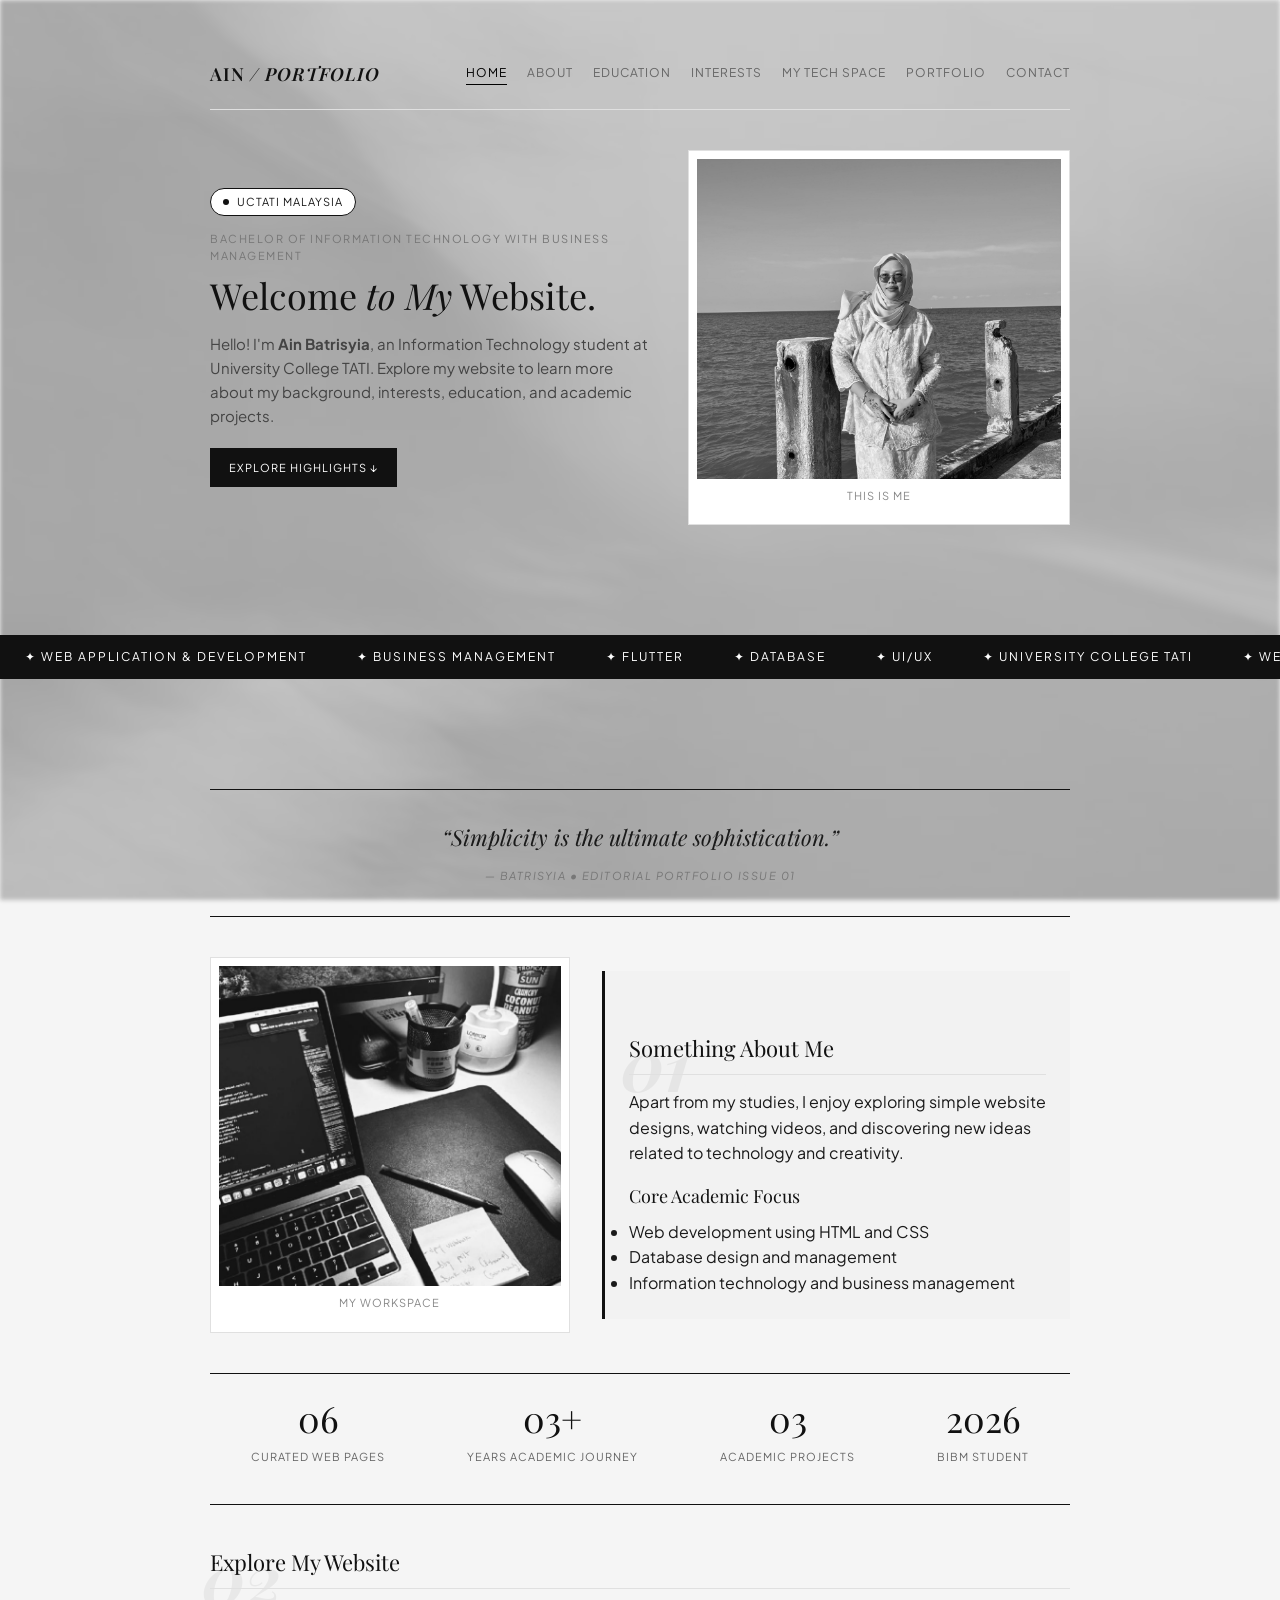
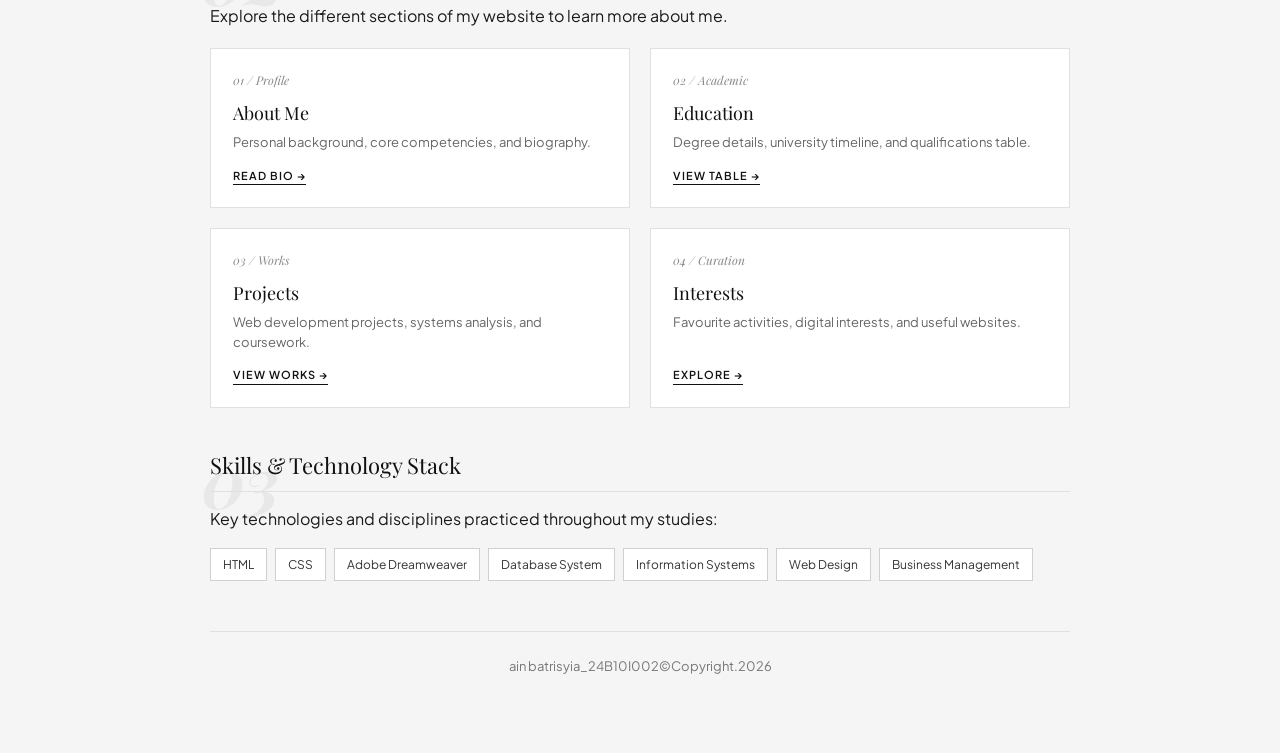
<file: index.html>
<!DOCTYPE html>
<html>
 <head>
  <title>Home Page of Bat</title>
  <link rel="stylesheet" href="css/style.css">
 </head>
 <body>
  <div class="container">
   
   <!-- Editorial Navigation -->
   <header class="site-header">
    <div class="logo">
     <a href="index.html">Ain <span class="serif-italic">/ Portfolio</span></a>
    </div>
    <nav class="nav-links">
     <a href="index.html" class="active">Home</a>
     <a href="about.html">About</a>
     <a href="education.html">Education</a>
     <a href="interests.html">Interests</a>
     <a href="techspace.html">My Tech Space</a>
     <a href="portfolio.html">Portfolio</a>
	 <a href="contact.html">Contact</a>
    </nav>
   </header>

   <!-- 1. Hero Section -->
   <section class="hero-section">
    <div class="hero-text">
     <div class="status-pill">
      <span class="status-dot"></span>
      <span>UCTATI Malaysia</span>
     </div>
     
     <p class="hero-tag">Bachelor of Information Technology with Business Management</p>
     
     <h1 class="hero-title">
      Welcome <span class="serif-italic">to My</span> Website.
     </h1>
     
     <p class="hero-desc">
    	Hello! I'm <strong>Ain Batrisyia</strong>, an Information Technology student
		at University College TATI. Explore my website to learn more about my
		background, interests, education, and academic projects.
	</p>
     
     
     <a href="#quick-overview" class="anchor-btn">Explore Highlights &darr;</a>
    </div>
    
    <!-- Image 1 -->
    <div class="image-frame">
     <img src="images/profile.jpg" alt="Portrait of Batrisyia">
     <p class="caption">This is me</p>
    </div>
   </section>

  </div><!-- End container for full-width ticker -->

  <!-- Full-width Moving Marquee Ticker -->
  <div class="marquee-container">
   <div class="marquee-content">
    <span>✦ Web Application &amp; Development</span>
    <span>✦ Business Management</span>
    <span>✦ Flutter</span>
	<span>✦ Database</span>   
    <span>✦ UI/UX</span>
    <span>✦ University College TATI</span>
    <!-- Repeated for seamless loop -->
    <span>✦ Web Application &amp; Development</span>
    <span>✦ Business Management</span>
    <span>✦ Flutter</span>
	<span>✦ Database</span>   
    <span>✦ UI/UX</span>
    <span>✦ University College TATI</span>
   </div>
  </div>

  <div class="container">

   <!-- Editorial Quote Banner -->
   <div class="editorial-quote">
    <p>&ldquo;Simplicity is the ultimate sophistication.&rdquo;</p>
    <cite>&mdash; Batrisyia &bull; Editorial Portfolio Issue 01</cite>
   </div>

   
   <section id="quick-overview" class="featured-grid">
    
    <!-- Image 2 -->
    <div class="image-frame">
     <img src="images/aesthetic.jpg" alt="Aesthetic Workspace & Creative Moodboard">
     <p class="caption">My Workspace</p>
    </div>
    
    <div class="highlight-box">
     <div class="section-header-wrap" style="margin-top:0;">
      <span class="bg-number">01</span>
      <h2 style="position: relative; z-index: 1;">Something About Me</h2>
     </div>
     
     <p style="margin-bottom: 16px;"> 
      Apart from my studies, I enjoy exploring simple website designs, watching videos,
		 and discovering new ideas related to technology and creativity.
     </p>
     
     <h3>Core Academic Focus</h3>
     <ul>
		<li>Web development using HTML and CSS</li>
		<li>Database design and management</li>
		<li>Information technology and business management</li>
	</ul>
    </div>
   </section>
<!-- 3.Editorial By-The-Numbers Strip -->
   <div class="stats-strip">
    <div>
     <p class="stat-num">06</p>
     <p class="stat-label">Curated Web Pages</p>
    </div>
    <div>
     <p class="stat-num">03+</p>
     <p class="stat-label">Years Academic Journey</p>
    </div>
    <div>
     <p class="stat-num">03</p>
	 <p class="stat-label">Academic Projects</p>
    </div>
    <div>
     <p class="stat-num">2026</p>
     <p class="stat-label">BIBM Student</p>
    </div>
   </div>

   <!-- 4.Interactive Portal Cards (Table of Contents) -->
   <div class="section-header-wrap">
    <span class="bg-number">02</span>
    <h2 style="position: relative; z-index: 1;">Explore My Website</h2>
   </div>
   <p>Explore the different sections of my website to learn more about me.</p>

   <div class="portal-grid">
    
    <!-- Portal 1 -->
    <a href="about.html" class="portal-card">
     <div>
      <p class="portal-num">01 / Profile</p>
      <h3 class="portal-title">About Me</h3>
      <p class="portal-desc">Personal background, core competencies, and biography.</p>
     </div>
     <span class="portal-arrow">Read Bio &rarr;</span>
    </a>

    <!-- Portal 2 -->
    <a href="education.html" class="portal-card">
     <div>
      <p class="portal-num">02 / Academic</p>
      <h3 class="portal-title">Education</h3>
      <p class="portal-desc">Degree details, university timeline, and qualifications table.</p>
     </div>
     <span class="portal-arrow">View Table &rarr;</span>
    </a>

    <!-- Portal 3 -->
    <a href="portfolio.html" class="portal-card">
     <div>
      <p class="portal-num">03 / Works</p>
      <h3 class="portal-title">Projects</h3>
      <p class="portal-desc">Web development projects, systems analysis, and coursework.</p>
     </div>
     <span class="portal-arrow">View Works &rarr;</span>
    </a>

    <!-- Portal 4 -->
    <a href="interests.html" class="portal-card">
     <div>
      <p class="portal-num">04 / Curation</p>
      <h3 class="portal-title">Interests</h3>
      <p class="portal-desc">Favourite activities, digital interests, and useful websites.</p>
     </div>
     <span class="portal-arrow">Explore &rarr;</span>
    </a>

   </div>

   <!-- 5.Skills & Topics Tag Cloud -->
   <div class="section-header-wrap">
    <span class="bg-number">03</span>
    <h2 style="position: relative; z-index: 1;">Skills &amp; Technology Stack</h2>
   </div>
   <p>Key technologies and disciplines practiced throughout my studies:</p>
   
   <div class="tags-wrapper">
    <span class="tag-item">HTML</span>
    <span class="tag-item">CSS</span>
    <span class="tag-item">Adobe Dreamweaver</span>
    <span class="tag-item">Database System</span>
    <span class="tag-item">Information Systems</span>
    <span class="tag-item">Web Design</span>
    <span class="tag-item">Business Management</span>
   </div>

   <!-- Footer -->
   <footer class="site-footer">
    <p>ain batrisyia_24B10I002&copy;Copyright.2026</p>
   </footer>

  </div>
 </body>
</html>
</file>
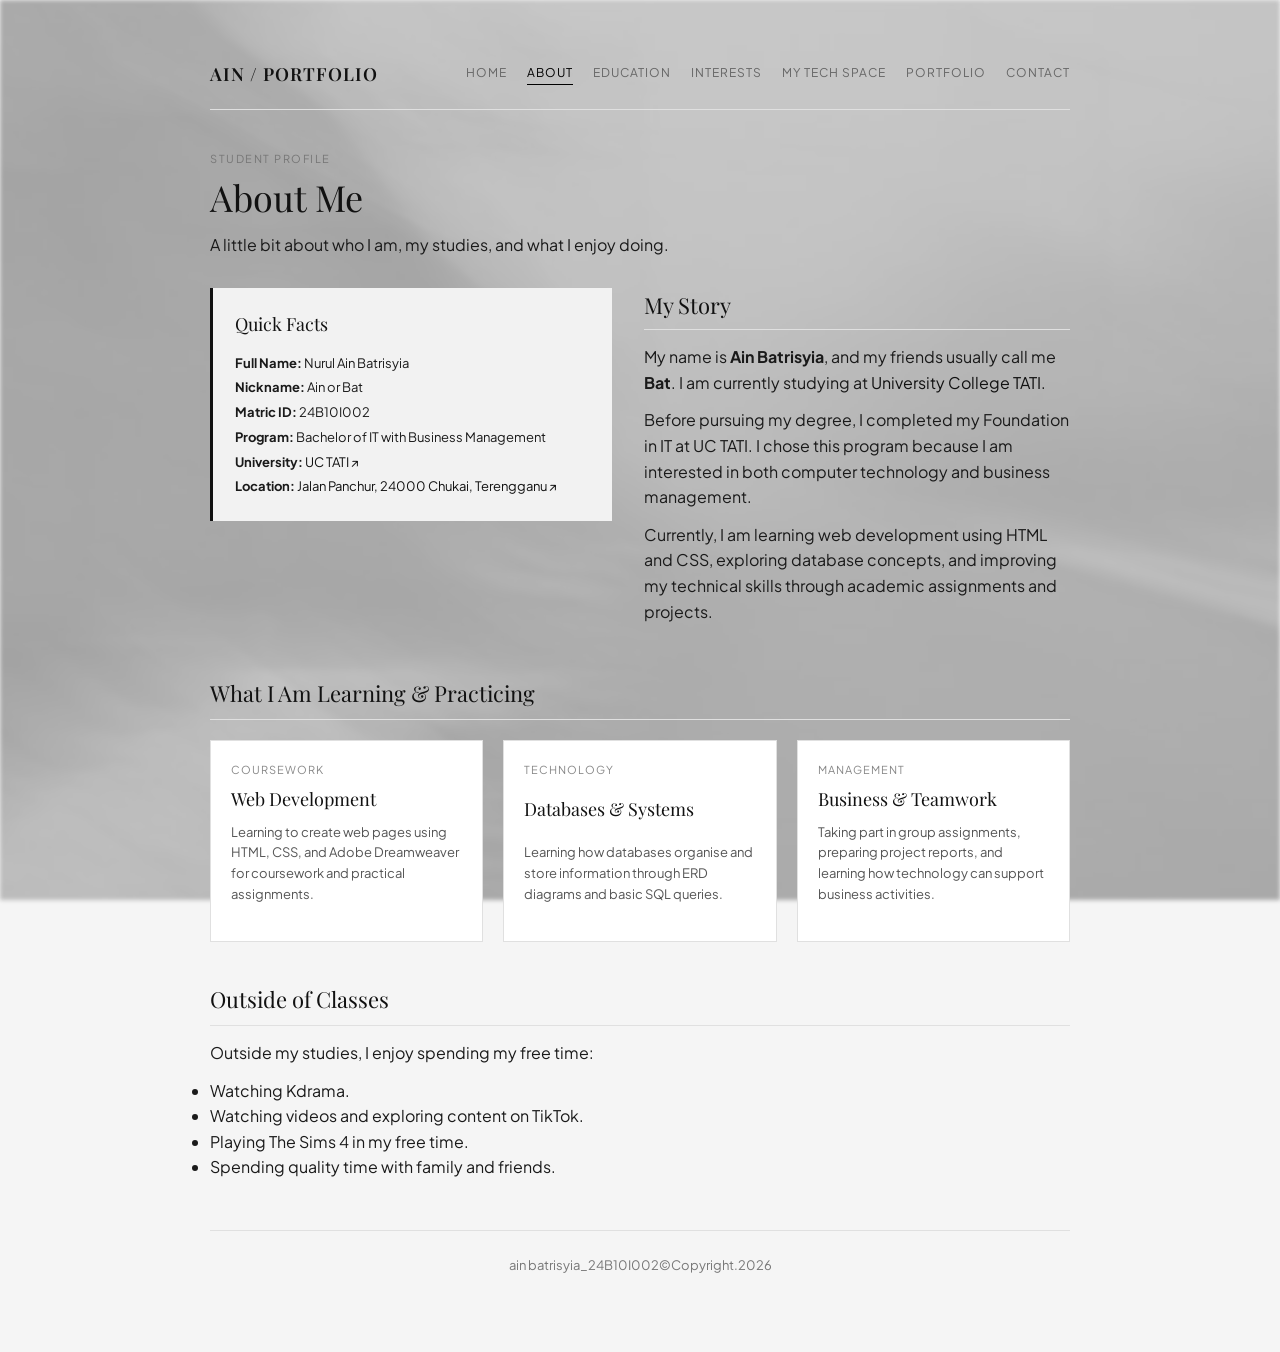
<file: about.html>
<!DOCTYPE html>
<html>
	<head>
		<title>About Me — Batrisyia</title>
		<link rel="stylesheet" href="css/style.css">
	</head>
	<body>
		<div class="container">
			
			<!-- Editorial Navigation -->
			<header class="site-header">
				<div class="logo">
					<a href="index.html">Ain / Portfolio</a>
				</div>
				<nav class="nav-links">
					<a href="index.html">Home</a>
					<a href="about.html" class="active">About</a>
					<a href="education.html">Education</a>
					<a href="interests.html">Interests</a>
					<a href="techspace.html">My Tech Space</a>
					<a href="portfolio.html">Portfolio</a>
					<a href="contact.html">Contact</a>
				</nav>
			</header>

			<!-- Page Header -->
			<p class="hero-tag">Student Profile</p>
			<h1>About Me</h1>
			<p>A little bit about who I am, my studies, and what I enjoy doing.</p>

			<!-- Two Columns -->
			<div style="display: flex; gap: 32px; align-items: flex-start; margin-top: 30px;">
				
				<!-- Column 1: Fast Facts Box -->
				<div class="highlight-box" style="flex: 1; padding: 22px;">
					<h3 style="margin-top: 0; margin-bottom: 12px;">Quick Facts</h3>
					<ul style="list-style: none; padding: 0; font-size: 13px; line-height: 1.9;">
						<li><strong>Full Name:</strong> Nurul Ain Batrisyia</li>
						<li><strong>Nickname:</strong> Ain or Bat </li>
						<li><strong>Matric ID:</strong> 24B10I002</li>
						<li><strong>Program:</strong> Bachelor of IT with Business Management</li>
						<li><strong>University:</strong>
							<a href="https://www.uctati.edu.my" target="_blank" rel="noopener noreferrer">
								UC TATI &nearr;
							</a>
						</li>
						
							<li><strong>Location:</strong>
							<a class="location-link"
							   href="https://www.google.com/maps/place/Universiti+College+TATI+(UCTATI)/@4.29789,103.4743603,17z/data=!3m1!4b1!4m6!3m5!1s0x31c87e6a776b1a21:0x30e7676483732b6b!8m2!3d4.29789!4d103.4769406!16s%2Fm%2F03cc7qv?entry=ttu&g_ep=EgoyMDI2MTAyMC4wIKXMDSoASAFQAw%3D%3D"
							   target="_blank"
							   rel="noopener noreferrer">
								Jalan Panchur, 24000 Chukai, Terengganu &nearr;
							</a>
							</li>
					</ul>

				</div>

				<!-- Column 2 -->
				<div style="flex: 1.2;">
					<h2 style="margin-top: 0; padding-bottom: 6px;">My Story</h2>
					
					<p>
						My name is <strong>Ain Batrisyia</strong>, and my friends usually call me <strong>Bat</strong>. I am currently studying at 
						<a href="https://www.uctati.edu.my" target="_blank" rel="noopener noreferrer">University College TATI</a>.
					</p>
					
					<p style="margin-top: 10px;">
    				Before pursuing my degree, I completed my Foundation in IT at UC TATI. I chose this program because I am interested in both computer technology and business management.
					</p>
					
					<p style="margin-top: 10px;">
    				Currently, I am learning web development using HTML and CSS, exploring database concepts, and improving my technical skills through academic assignments and projects.
				</p>
					
				</div>

			</div>

			<!-- What I Do in Class -->
			<h2 style="margin-top: 40px;">What I Am Learning &amp; Practicing</h2>
			<div style="display: grid; grid-template-columns: repeat(auto-fit, minmax(220px, 1fr)); gap: 20px; margin-top: 20px;">
				
				<div class="pinterest-card">
					<p class="card-tag">Coursework</p>
					<h3 class="card-title">Web Development</h3>
					<p class="card-text">
						Learning to create web pages using HTML, CSS, and Adobe Dreamweaver for coursework and practical assignments.
					</p>
				</div>

				<div class="pinterest-card">
					<p class="card-tag">Technology</p>
					<h3 class="card-title">Databases &amp; Systems</h3>
					<p class="card-text">
						Learning how databases organise and store information through ERD diagrams and basic SQL queries.
					</p>
				</div>

				<div class="pinterest-card">
					<p class="card-tag">Management</p>
					<h3 class="card-title">Business &amp; Teamwork</h3>
					<p class="card-text">
						Taking part in group assignments, preparing project reports, and learning how technology can support business activities.
					</p>
				</div>

			</div>

			<!-- Something interesting about myself -->
			<h2 style="margin-top: 40px;">Outside of Classes</h2>

			<p>Outside my studies, I enjoy spending my free time:</p>
			
			<ul>
				<li>Watching Kdrama.</li>
				<li>Watching videos and exploring content on TikTok.</li>
				<li>Playing The Sims 4 in my free time.</li>
				<li>Spending quality time with family and friends.</li>
			</ul>

			<!-- Footer -->
		   <footer class="site-footer">
			<p>ain batrisyia_24B10I002&copy;Copyright.2026</p>
		   </footer>

		</div>
	</body>
</html>
</file>
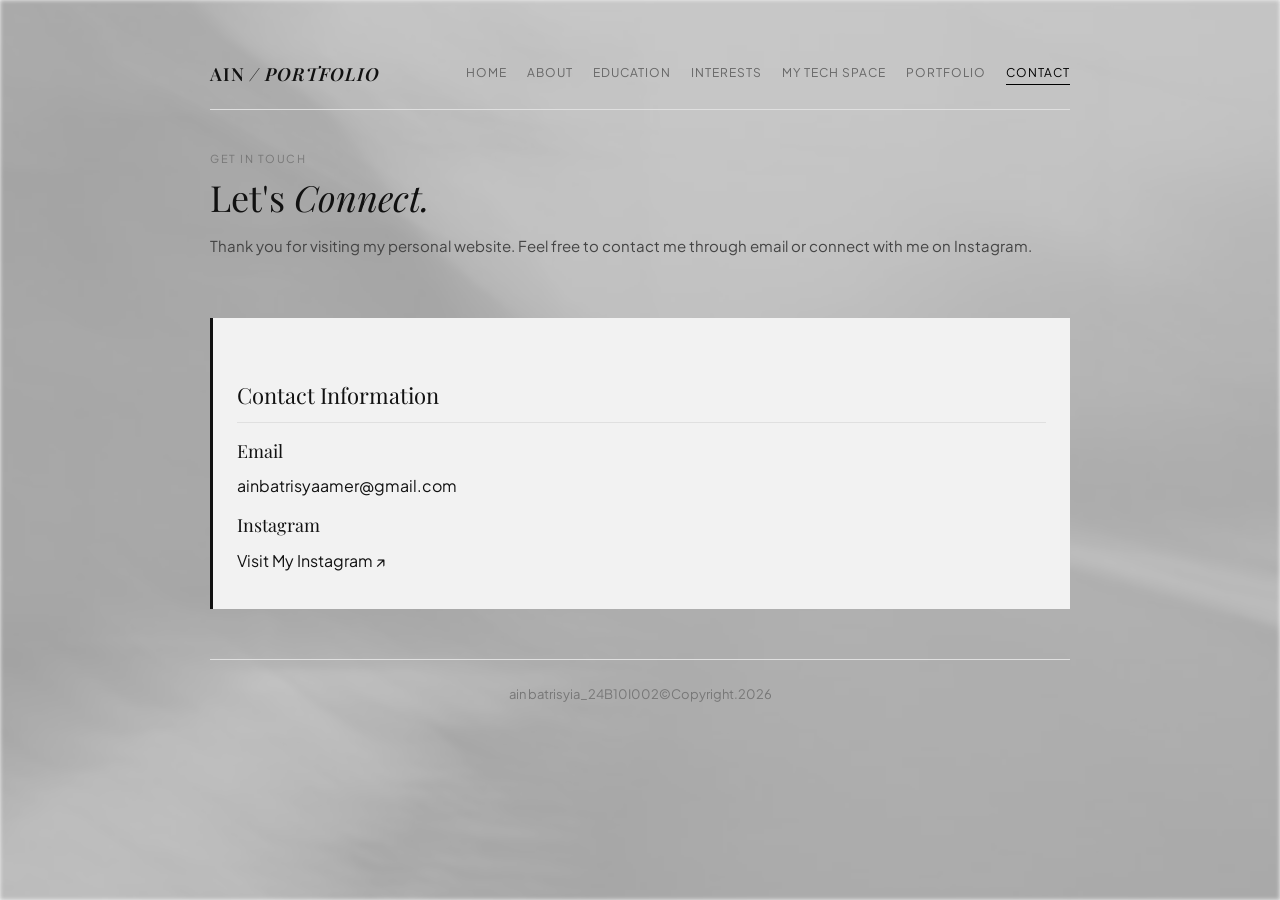
<file: contact.html>
<!DOCTYPE html>
<html>
<head>
    <title>Contact — Batrisyia</title>
    <link rel="stylesheet" href="css/style.css">
</head>

<body>
<div class="container">

    <!-- Navigation -->
    <header class="site-header">
        <div class="logo">
            <a href="index.html">Ain <span class="serif-italic">/ Portfolio</span></a>
        </div>

        <nav class="nav-links">
            <a href="index.html">Home</a>
            <a href="about.html">About</a>
            <a href="education.html">Education</a>
            <a href="interests.html">Interests</a>
            <a href="techspace.html">My Tech Space</a>
            <a href="portfolio.html">Portfolio</a>
            <a href="contact.html" class="active">Contact</a>
        </nav>
    </header>

    <!-- Contact Section -->
    <section class="hero-section">
        <div class="hero-text">

            <p class="hero-tag">Get in Touch</p>

            <h1 class="hero-title">
                Let's <span class="serif-italic">Connect.</span>
            </h1>

            <p class="hero-desc">
                Thank you for visiting my personal website.
                Feel free to contact me through email or connect
                with me on Instagram.
            </p>

        </div>
    </section>

    <!-- Contact Information -->
    <section class="highlight-box">

        <h2>Contact Information</h2>

        <h3>Email</h3>
        <p>
            <a href="mailto:ainbatrisyaamer@gmail.com">
                ainbatrisyaamer@gmail.com
            </a>
        </p>

        <h3>Instagram</h3>
        <p>
            <a href="https://www.instagram.com/btrrsyaaaa/"
               target="_blank"
               rel="noopener noreferrer">
                Visit My Instagram &nearr;
            </a>
        </p>

    </section>

    <!-- Footer -->
    <footer class="site-footer">
        <p>ain batrisyia_24B10I002&copy;Copyright.2026</p>
    </footer>

</div>
</body>
</html>
</file>
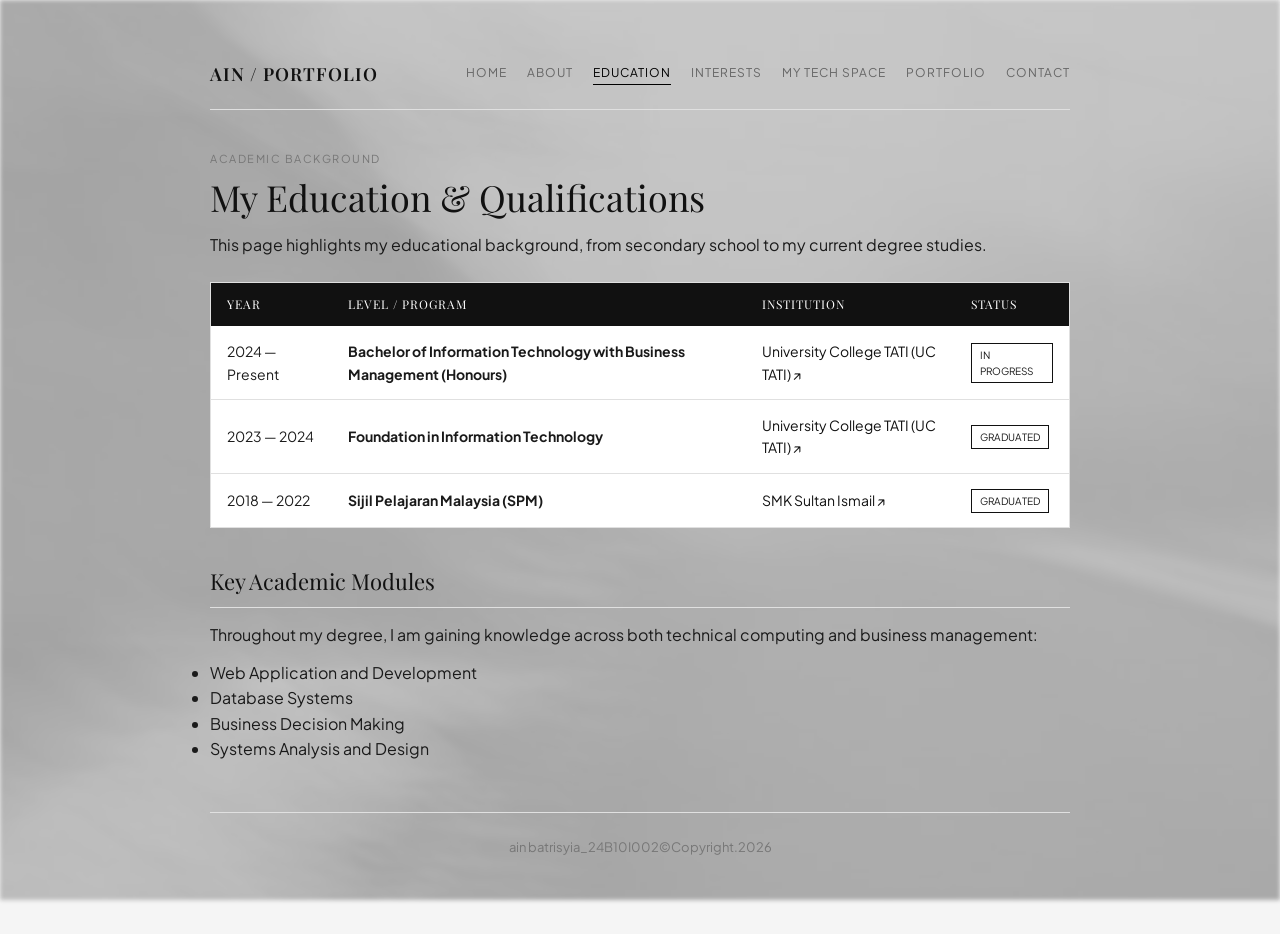
<file: education.html>
<!DOCTYPE html>
<html>
	<head>
		<title>Education — Batrisyia</title>
		<link rel="stylesheet" href="css/style.css">
	</head>
	<body>
		<div class="container">
			
			<!-- Editorial Navigation -->
			<header class="site-header">
				<div class="logo">
					<a href="index.html">Ain / Portfolio</a>
				</div>
				<nav class="nav-links">
					<a href="index.html">Home</a>
					<a href="about.html">About</a>
					<a href="education.html" class="active">Education</a>
					<a href="interests.html">Interests</a>
					<a href="techspace.html">My Tech Space</a>
					<a href="portfolio.html">Portfolio</a>
					<a href="contact.html">Contact</a>
				</nav>
			</header>

			<!-- Page Heading -->
			<p class="hero-tag">Academic Background</p>
			<h1>My Education &amp; Qualifications</h1>
			<p><p>This page highlights my educational background, from secondary school to my current degree studies.</p></p>

			<!-- Mandatory Table -->
			<div class="table-wrapper">
				<table class="editorial-table">
					<thead>
						<tr>
							<th>Year</th>
							<th>Level / Program</th>
							<th>Institution</th>
							<th>Status</th>
						</tr>
					</thead>
					<tbody>
						<tr>
							<td>2024 &mdash; Present</td>
							<td><strong>Bachelor of Information Technology with Business Management (Honours)</strong></td>
							<!-- External Link to University -->
							<td>
								<a href="https://www.uctati.edu.my" target="_blank" rel="noopener noreferrer">
									University College TATI (UC TATI) &nearr;
								</a>
							</td>
							<td><span class="badge">In Progress</span></td>
						</tr>
						<tr>
							<td>2023 &mdash; 2024</td>
							<td><strong>Foundation in Information Technology</strong></td>
							<td>
								<a href="https://www.uctati.edu.my" target="_blank" rel="noopener noreferrer">
									University College TATI (UC TATI) &nearr;
								</a>
							</td>
							<td><span class="badge">Graduated</span></td>
						</tr>
						<tr>
							<td>2018 &mdash; 2022</td>
							<td><strong>Sijil Pelajaran Malaysia (SPM)</strong></td>
							<td>
								<a href="https://ms.wikipedia.org/wiki/Sekolah_Menengah_Kebangsaan_Sultan_Ismail,_Terengganu" target="_blank" rel="noopener noreferrer">
									SMK Sultan Ismail &nearr;
								</a>
							</td>
							<td><span class="badge">Graduated</span></td>
							</tr>

					</tbody>
				</table>
			</div>

			<!-- Additional Academic Details -->
			<h2>Key Academic Modules</h2>
			<p>Throughout my degree, I am gaining knowledge across both technical computing and business management:</p>
			<ul>
				
				<li>Web Application and Development</li>
				<li>Database Systems </li>
				<li>Business Decision Making </li>
				<li>Systems Analysis and Design</li>
			</ul>

			<!-- Footer -->
		   <footer class="site-footer">
			<p>ain batrisyia_24B10I002&copy;Copyright.2026</p>
		   </footer>

		</div>
	</body>
</html>
</file>
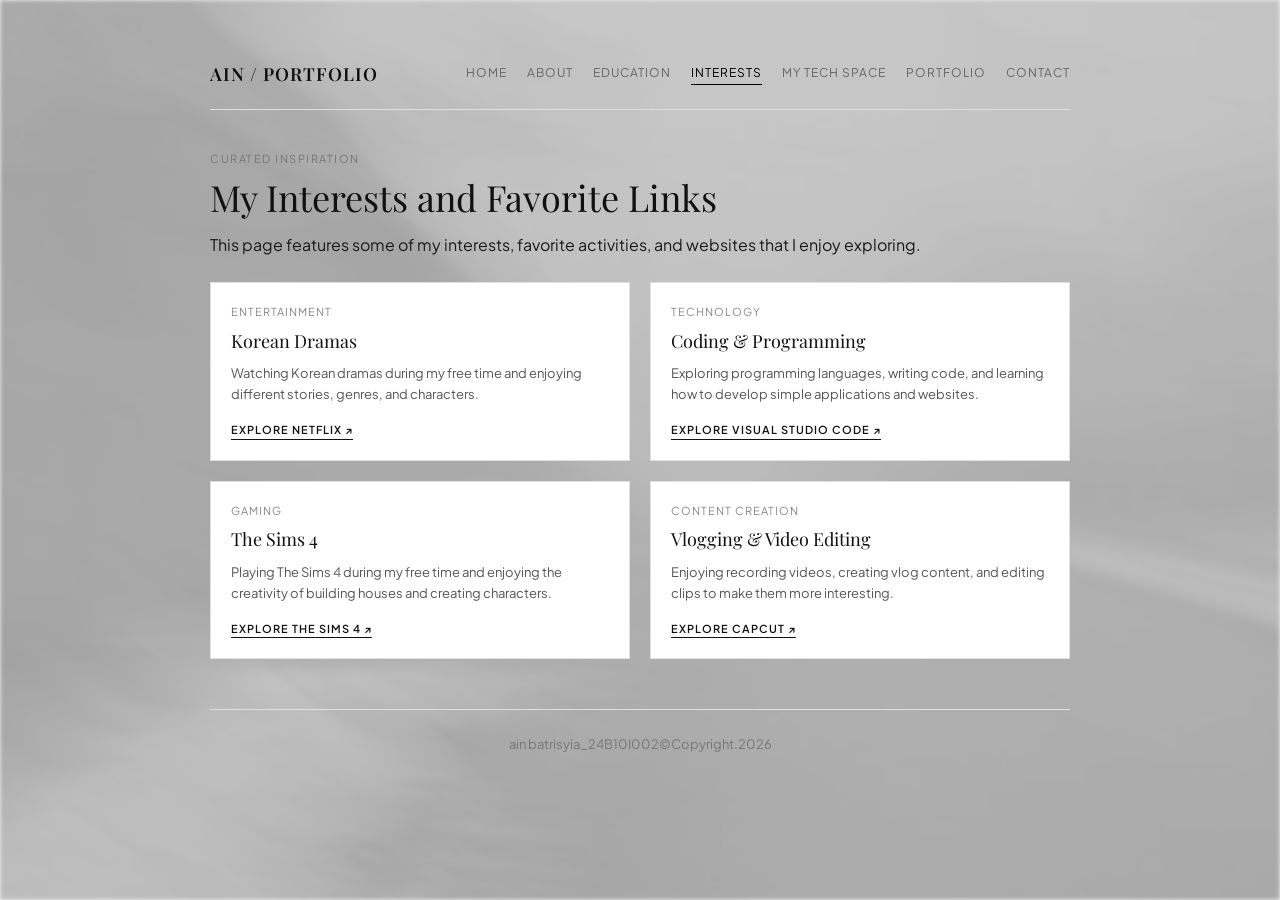
<file: interests.html>
<!DOCTYPE html>
<html>
	<head>
		<title>Interests &amp; Favorite Links — Batrisyia</title>
		<link rel="stylesheet" href="css/style.css">
	</head>
	<body>
		<div class="container">
			
			<!-- Editorial Navigation -->
			<header class="site-header">
				<div class="logo">
					<a href="index.html">Ain / Portfolio</a>
				</div>
				<nav class="nav-links">
					<a href="index.html">Home</a>
					<a href="about.html">About</a>
					<a href="education.html">Education</a>
					<a href="interests.html" class="active">Interests</a>
					<a href="techspace.html">My Tech Space</a>
					<a href="portfolio.html">Portfolio</a>
					<a href="contact.html">Contact</a>
				</nav>
			</header>

			<!-- Page Header -->
			<p class="hero-tag">Curated Inspiration</p>
			<h1>My Interests and Favorite Links</h1>
			<p>
				This page features some of my interests, favorite activities, and websites that I enjoy exploring.
			</p>

			<!-- 4 Pinterest Cards -->
			<div class="pinterest-grid">
				
				<!-- Card 1 -->
				<div class="pinterest-card">
					<div>
						<p class="card-tag">Entertainment</p>
						<h3 class="card-title">Korean Dramas</h3>
						<p class="card-text">
							Watching Korean dramas during my free time and enjoying different stories, genres, and characters.
						</p>
					</div>
					<a href="https://www.netflix.com" target="_blank" rel="noopener noreferrer" class="card-link">
						Explore Netflix &nearr;
					</a>
				</div>

				<!-- Card 2 -->
				<div class="pinterest-card">
					<div>
						<p class="card-tag">Technology</p>
						<h3 class="card-title">Coding &amp; Programming</h3>
						<p class="card-text">
							Exploring programming languages, writing code, and learning how to develop simple applications and websites.
						</p>
					</div>
					<a href="https://code.visualstudio.com" target="_blank" rel="noopener noreferrer" class="card-link">
						Explore Visual Studio Code &nearr;
					</a>
				</div>

				<!-- Card 3 -->
				<div class="pinterest-card">
					<div>
						<p class="card-tag">Gaming</p>
						<h3 class="card-title">The Sims 4</h3>
						<p class="card-text">
							Playing The Sims 4 during my free time and enjoying the creativity of building houses and creating characters.
						</p>
					</div>
					<a href="https://www.ea.com/games/the-sims/the-sims-4" target="_blank" rel="noopener noreferrer" class="card-link">
						Explore The Sims 4 &nearr;
					</a>
				</div>

				<!-- Card 4 -->
				<div class="pinterest-card">
					<div>
						<p class="card-tag">Content Creation</p>
						<h3 class="card-title">Vlogging &amp; Video Editing</h3>
						<p class="card-text">
							Enjoying recording videos, creating vlog content, and editing clips to make them more interesting.
						</p>
					</div>
					<a href="https://www.capcut.com" target="_blank" rel="noopener noreferrer" class="card-link">
						Explore CapCut &nearr;
					</a>
				</div>

			</div>

			<!-- Footer -->
		   <footer class="site-footer">
			<p>ain batrisyia_24B10I002&copy;Copyright.2026</p>
		   </footer>

		</div>
	</body>
</html>
</file>
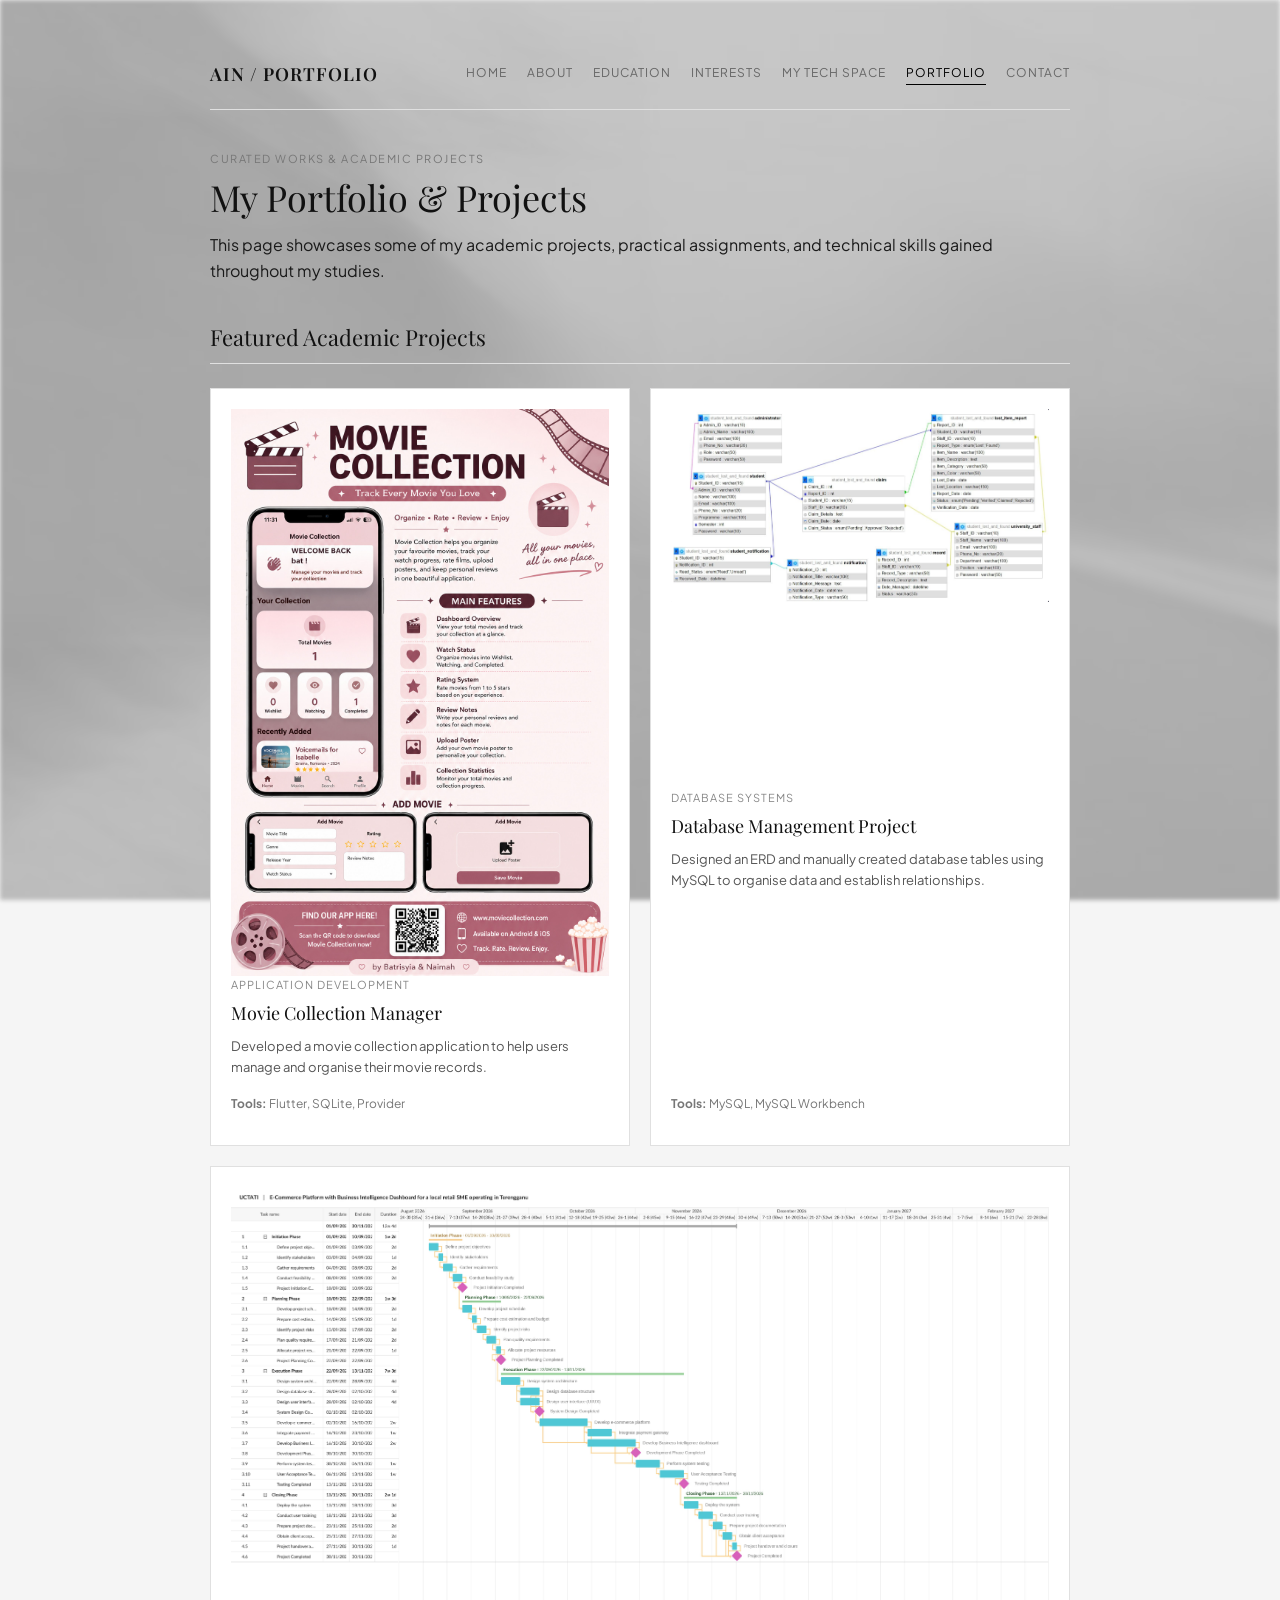
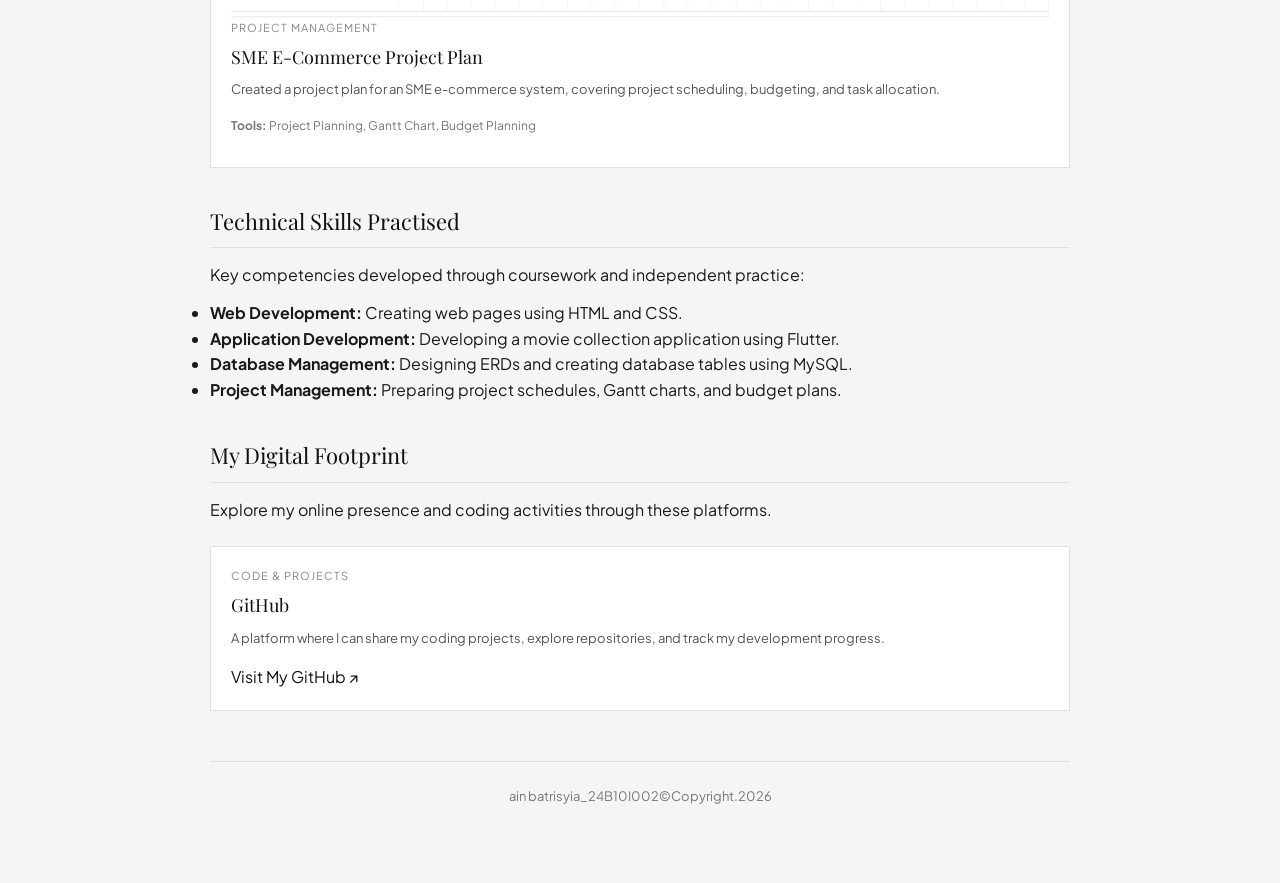
<file: portfolio.html>
<!DOCTYPE html>
<html>
	<head>
		<title>Portfolio &amp; Projects — Batrisyia</title>
		<link rel="stylesheet" href="css/style.css">
	</head>
	<body>
		<div class="container">
			
			<!-- Editorial Navigation -->
			<header class="site-header">
				<div class="logo">
					<a href="index.html">Ain / Portfolio</a>
				</div>
				<nav class="nav-links">
					<a href="index.html">Home</a>
					<a href="about.html">About</a>
					<a href="education.html">Education</a>
					<a href="interests.html">Interests</a>
					<a href="techspace.html">My Tech Space</a>
					<a href="portfolio.html" class="active">Portfolio</a>
					<a href="contact.html">Contact</a>
				</nav>
			</header>

			<!-- Page Header -->
			<p class="hero-tag">Curated Works &amp; Academic Projects</p>
			<h1>My Portfolio &amp; Projects</h1>
			<p>
				This page showcases some of my academic projects, practical assignments, and technical skills gained throughout my studies.
			</p>

			<!-- Project Showcase Grid -->
			<h2>Featured Academic Projects</h2>
			
			<div class="pinterest-grid">
				
				<!-- Project 1 -->
				<div class="pinterest-card">

					<img src="images/PosterMovieCollectionManager.jpg"
						 alt="Movie Collection Manager Poster"
						 class="project-image">

					<div>
						<p class="card-tag">Application Development</p>
						<h3 class="card-title">Movie Collection Manager</h3>
						<p class="card-text">
							Developed a movie collection application to help users manage and organise their movie records.
						</p>
					</div>

					<p style="font-size: 12px; color: #777;">
						<strong>Tools:</strong> Flutter, SQLite, Provider
					</p>

				</div>

				<!-- Project 2 -->
				<div class="pinterest-card">

					<img src="images/DatabaseERD.png"
						 alt="Database Entity Relationship Diagram"
						 class="project-image">

					<div>
						<p class="card-tag">Database Systems</p>
						<h3 class="card-title">Database Management Project</h3>
						<p class="card-text">
							Designed an ERD and manually created database tables using MySQL to organise data and establish relationships.
						</p>
					</div>

    <p style="font-size: 12px; color: #777;">
    <strong>Tools:</strong> MySQL, MySQL Workbench
	</p>

</div>

				<!-- Project 3 -->
				<div class="pinterest-card">

					<img src="images/ProjectManagementGantt.jpg"
						 alt="SME E-Commerce Project Gantt Chart"
						 class="project-image">

					<div>
						<p class="card-tag">Project Management</p>
						<h3 class="card-title">SME E-Commerce Project Plan</h3>

						<p class="card-text">
							Created a project plan for an SME e-commerce system, covering project scheduling, budgeting, and task allocation.
						</p>
					</div>

    <p style="font-size: 12px; color: #777;">
        <strong>Tools:</strong> Project Planning, Gantt Chart, Budget Planning
    </p>

</div>
			</div>

			<!-- Technical & Practiced Skills -->
			<h2>Technical Skills Practised</h2>
			<p>
				Key competencies developed through coursework and independent practice:
			</p>
			<ul>
				<li><strong>Web Development:</strong> Creating web pages using HTML and CSS.</li>

				<li><strong>Application Development:</strong> Developing a movie collection application using Flutter.</li>

				<li><strong>Database Management:</strong> Designing ERDs and creating database tables using MySQL.</li>

				<li><strong>Project Management:</strong> Preparing project schedules, Gantt charts, and budget plans.</li>
			</ul>
			
			<!-- Digital Footprint -->
			<h2>My Digital Footprint</h2>

			<p>
				Explore my online presence and coding activities through these platforms.
			</p>

			<div class="pinterest-grid">

				<div class="pinterest-card">
					<p class="card-tag">Code &amp; Projects</p>
					<h3 class="card-title">GitHub</h3>
					<p class="card-text">
						A platform where I can share my coding projects, explore repositories, and track my development progress.
					</p>
					<a href="https://github.com/ainbatrisyaamer-png"
					   target="_blank"
					   rel="noopener noreferrer">
						Visit My GitHub &nearr;
					</a>
				</div>

			</div>

			<!-- Footer -->
		   <footer class="site-footer">
			<p>ain batrisyia_24B10I002&copy;Copyright.2026</p>
		   </footer>

		</div>
	</body>
</html>
</file>
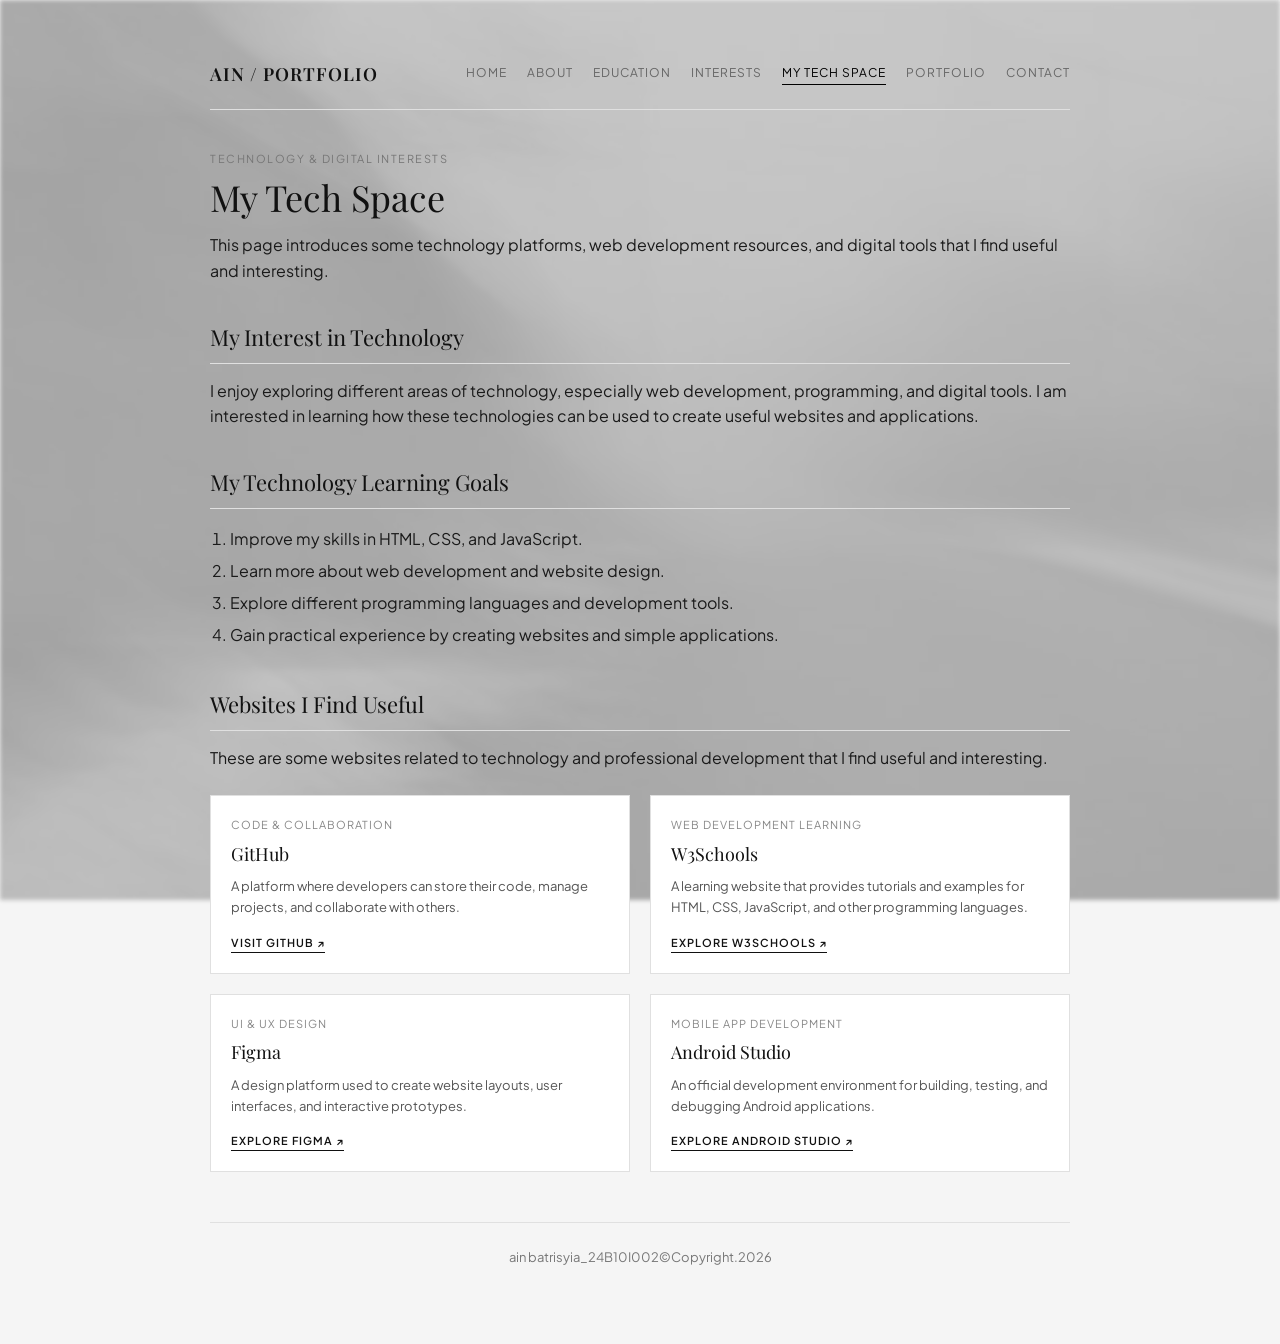
<file: techspace.html>
<!DOCTYPE html>
<html>
	<head>
		<title>My Tech Space — Batrisyia</title>
		<link rel="stylesheet" href="css/style.css">
	</head>
	<body>
		<div class="container">
			
			<!-- Editorial Navigation -->
			<header class="site-header">
				<div class="logo">
					<a href="index.html">Ain / Portfolio</a>
				</div>
				<nav class="nav-links">
					<a href="index.html">Home</a>
					<a href="about.html">About</a>
					<a href="education.html">Education</a>
					<a href="interests.html">Interests</a>
					<a href="career.html" class="active">My Tech Space</a>
					<a href="portfolio.html">Portfolio</a>
					<a href="contact.html">Contact</a>
				</nav>
			</header>

			<!-- Page Header -->
			<p class="hero-tag">Technology &amp; Digital Interests</p>
			<h1>My Tech Space</h1>
			<p>
    			This page introduces some technology platforms, web development resources, and digital tools that I find useful and interesting.
			</p>

			<!-- Interest in Technology -->
			<h2>My Interest in Technology</h2>
			<p>
   				 I enjoy exploring different areas of technology, especially web development, programming, and digital tools. I am interested in learning how these technologies can be used to create useful websites and applications.
			</p>

			<h2>My Technology Learning Goals</h2>
			
			<ol style="padding-left: 20px; line-height: 2;">
    			<li>Improve my skills in HTML, CSS, and JavaScript.</li>
    			<li>Learn more about web development and website design.</li>
				<li>Explore different programming languages and development tools.</li>
				<li>Gain practical experience by creating websites and simple applications.</li>
			</ol>

			<!-- Professional Interests: 4 External Tech Links -->
			<h2>Websites I Find Useful</h2>
			<p>
				These are some websites related to technology and professional development that I find useful and interesting.
			</p>

			<div class="pinterest-grid">
				
				<!-- Tech Link 1 -->
				<div class="pinterest-card">
					<div>
						<p class="card-tag">Code &amp; Collaboration</p>
						<h3 class="card-title">GitHub</h3>
						<p class="card-text">
							A platform where developers can store their code, manage projects, and collaborate with others.
						</p>
					</div>
					<a href="https://github.com" target="_blank" rel="noopener noreferrer" class="card-link">
						Visit GitHub &nearr;
					</a>
				</div>

				<!-- Tech Link 2 -->
				<div class="pinterest-card">
					<div>
						<p class="card-tag">Web Development Learning</p>
						<h3 class="card-title">W3Schools</h3>
						<p class="card-text">
							A learning website that provides tutorials and examples for HTML, CSS, JavaScript, and other programming languages.
						</p>
					</div>
					<a href="https://www.w3schools.com" target="_blank" rel="noopener noreferrer" class="card-link">
						Explore W3Schools &nearr;
					</a>
				</div>

				<!-- Tech Link 3 -->
				<div class="pinterest-card">
					<div>
						<p class="card-tag">UI &amp; UX Design</p>
						<h3 class="card-title">Figma</h3>
						<p class="card-text">
							A design platform used to create website layouts, user interfaces, and interactive prototypes.
						</p>
					</div>
					<a href="https://www.figma.com" target="_blank" rel="noopener noreferrer" class="card-link">
						Explore Figma &nearr;
					</a>
				</div>

				<!-- Tech Link 4 -->
				<div class="pinterest-card">
					<div>
						<p class="card-tag">Mobile App Development</p>
						<h3 class="card-title">Android Studio</h3>
						<p class="card-text">
							An official development environment for building, testing, and debugging Android applications.
						</p>
					</div>
					<a href="https://developer.android.com/studio" target="_blank" rel="noopener noreferrer" class="card-link">
						Explore Android Studio &nearr;
					</a>
				</div>

			</div>

			<!-- Footer -->
			   <footer class="site-footer">
				<p>ain batrisyia_24B10I002&copy;Copyright.2026</p>
			   </footer>

		</div>
	</body>
</html>
</file>
<file: css/style.css>
/* =========================================================
   PERSONAL PORTFOLIO STYLESHEET
   Student Name: Batrisyia
   Matric No: 24B10I002
   Course: Web Application & Development (BCS 3584)
   Theme: Editorial Monochrome & Pinterest Minimalist
   ========================================================= */

/* 1. Google Web Fonts: Playfair Display (Headings) & Plus Jakarta Sans (Body) */
@import url('https://fonts.googleapis.com/css2?family=Playfair+Display:ital,wght@0,400;0,600;1,400&family=Plus+Jakarta+Sans:wght@400;500;600&display=swap');

/* 2. Global Reset & Box Sizing (W3Schools Box Model) */
* {
  margin: 0;
  padding: 0;
  box-sizing: border-box;
}

html {
  background-color: #f5f5f5;
}

body {
  font-family: 'Plus Jakarta Sans', Arial, sans-serif;
  background-color: transparent; /* Must be transparent so the background image shows! */
  color: #1a1a1a;
  line-height: 1.6;
  overflow-x: hidden;
  position: relative;
}

/* Blurred Background Image (Matches Rubric Requirement 6) */
body::before {
  content: "";
  position: fixed;
  top: 0;
  left: 0;
  width: 100%;
  height: 100%;
  /* Relative path from css/ folder to images/ folder */
  background-image: url('../images/bg.jpg');
  background-size: cover;
  background-position: center;
  background-repeat: no-repeat;
  filter: blur(2px);
  opacity: 0.35; /* Clearly visible and moody */
  z-index: -1;
  pointer-events: none;
}

/* 3. Typography & Editorial Headings */
h1, h2, h3 {
  font-family: 'Playfair Display', Georgia, serif;
  font-weight: normal;
  color: #111111;
}

h1 {
  font-size: 36px;
  line-height: 1.25;
  margin-bottom: 12px;
}

h2 {
  font-size: 22px;
  margin-top: 36px;
  margin-bottom: 14px;
  border-bottom: 1px solid #e0e0e0;
  padding-bottom: 8px;
}

h3 {
  font-size: 18px;
  margin-bottom: 8px;
}

p {
  margin-bottom: 12px;
}

a {
  color: #111111;
  text-decoration: none;
}

a:hover {
  text-decoration: underline;
}

.serif-italic {
  font-family: 'Playfair Display', Georgia, serif;
  font-style: italic;
}

/* 4. Layout Container */
.container {
  max-width: 900px;
  margin: 0 auto;
  padding: 40px 20px;
}

/* 5. Header & Navigation (Flexbox: pushes logo left and menu right) */
.site-header {
  display: flex;
  justify-content: space-between;
  align-items: center;
  border-bottom: 1px solid #e0e0e0;
  padding: 20px 0;
  margin-bottom: 40px;
}

.logo a {
  font-family: 'Playfair Display', Georgia, serif;
  font-size: 18px;
  font-weight: 600;
  letter-spacing: 1px;
  text-transform: uppercase;
}

.nav-links {
  display: flex;
  gap: 20px;
}

.nav-links a {
  font-size: 12px;
  text-transform: uppercase;
  letter-spacing: 1px;
  color: #666666;
  border-bottom: 1px solid transparent;
  padding-bottom: 2px;
}

.nav-links a:hover,
.nav-links a.active {
  color: #000000;
  border-bottom-color: #000000;
}

/* 6. Hero Section (Flexbox two columns: text on left, image on right) */
.hero-section {
  display: flex;
  gap: 32px;
  align-items: center;
  margin-bottom: 40px;
}

.hero-text {
  flex: 1.1;
	text-align: left;
}

.hero-tag {
  font-size: 11px;
  text-transform: uppercase;
  letter-spacing: 1.5px;
  color: #777777;
  margin-bottom: 8px;
}

.hero-title {
  font-size: 36px;
  line-height: 1.25;
  margin-bottom: 14px;
}

.hero-desc {
  font-size: 15px;
  color: #444444;
  margin-bottom: 20px;
}

/* Status Pill with Dot */
.status-pill {
  display: flex;
  width: fit-content;	 
  align-items: center;	
  gap: 8px;
  border: 1px solid #111111;
  border-radius: 20px;
  padding: 4px 12px;
  font-size: 11px;
  text-transform: uppercase;
  letter-spacing: 1px;
  background-color: #ffffff;
  margin-bottom: 14px;
}

.status-dot {
  width: 6px;
  height: 6px;
  background-color: #111111;
  border-radius: 50%;
}

/* Anchor Bookmark Button (Rubric 4.v) */
.anchor-btn {
  display: inline-block;
  padding: 10px 18px;
  background-color: #111111;
  color: #ffffff;
  font-size: 11px;
  text-transform: uppercase;
  letter-spacing: 1px;
  border: 1px solid #111111;
  transition: all 0.2s ease;
}

.anchor-btn:hover {
  background-color: #ffffff;
  color: #111111;
}

/* 7. Framed Image (Pinterest Monochrome Effect) */
.image-frame {
  flex: 0.9;
  border: 1px solid #e0e0e0;
  background-color: #ffffff;
  padding: 8px;
  text-align: center;
}

.image-frame img {
  width: 100%;
  height: 320px;
  object-fit: cover;
  display: block;
  filter: grayscale(100%);
  transition: filter 0.3s ease;
}

.image-frame:hover img {
  filter: grayscale(10%);
}

.caption {
  font-size: 11px;
  color: #888888;
  text-transform: uppercase;
  letter-spacing: 1px;
  margin-top: 8px;
}

/* 8. Moving Marquee Ticker */
.marquee-container {
  background-color: #111111;
  color: #ffffff;
  padding: 12px 0;
  overflow: hidden;
  margin: 30px 0;
}

.marquee-content {
  display: flex;
  width: max-content;
  animation: marqueeLoop 25s linear infinite;
  white-space: nowrap;
  font-size: 12px;
  letter-spacing: 2px;
  text-transform: uppercase;
}

.marquee-content span {
  padding: 0 25px;
}

@keyframes marqueeLoop {
  0% { transform: translateX(0); }
  100% { transform: translateX(-50%); }
}

/* 9. Editorial Quote Banner */
.editorial-quote {
  border-top: 1px solid #111111;
  border-bottom: 1px solid #111111;
  padding: 30px 10px;
  text-align: center;
  margin: 40px 0;
}

.editorial-quote p {
  font-family: 'Playfair Display', Georgia, serif;
  font-size: 22px;
  font-style: italic;
  margin-bottom: 6px;
}

.editorial-quote cite {
  font-size: 11px;
  text-transform: uppercase;
  letter-spacing: 1.5px;
  color: #777777;
}

/* 10. Featured Grid (Overview Section) */
.featured-grid {
  display: flex;
  gap: 32px;
  align-items: center;
  margin-top: 30px;
}

.highlight-box {
  flex: 1.1;
  background-color: #f2f2f2;
  border-left: 3px solid #111111;
  padding: 24px;
}

/* 11. Watermark Numbers Behind Titles (CSS Relative & Absolute Positioning) */
.section-header-wrap {
  position: relative;
  margin-top: 36px;
  margin-bottom: 14px;
}

.bg-number {
  position: absolute;
  top: -24px;
  left: -8px;
  font-size: 70px;
  font-family: 'Playfair Display', Georgia, serif;
  font-style: italic;
  color: rgba(0, 0, 0, 0.05);
  font-weight: bold;
  pointer-events: none;
}

/* 12. Stats Strip (4 numbers side-by-side) */
.stats-strip {
  display: flex;
  justify-content: space-around;
  border-top: 1px solid #111111;
  border-bottom: 1px solid #111111;
  padding: 26px 0;
  margin: 40px 0;
  text-align: center;
}

.stat-num {
  font-family: 'Playfair Display', Georgia, serif;
  font-size: 36px;
  color: #111111;
  line-height: 1;
}

.stat-label {
  font-size: 11px;
  text-transform: uppercase;
  letter-spacing: 1px;
  color: #666666;
  margin-top: 6px;
}

/* 13. Interactive Portal Cards */
.portal-grid {
  display: flex;
  flex-wrap: wrap;
  gap: 20px;
  margin: 20px 0 40px 0;
}

.portal-card {
  flex: 1 1 calc(50% - 20px);
  min-width: 220px;
  background-color: #ffffff;
  border: 1px solid #e0e0e0;
  padding: 22px;
  display: flex;
  flex-direction: column;
  justify-content: space-between;
  transition: transform 0.2s ease, border-color 0.2s ease;
}

.portal-card:hover {
  transform: translateY(-3px);
  border-color: #111111;
}

.portal-num {
  font-family: 'Playfair Display', Georgia, serif;
  font-style: italic;
  font-size: 12px;
  color: #888888;
  margin-bottom: 8px;
}

.portal-title {
  font-family: 'Playfair Display', Georgia, serif;
  font-size: 18px;
  margin-bottom: 6px;
}

.portal-desc {
  font-size: 13px;
  color: #666666;
  line-height: 1.5;
  margin-bottom: 14px;
}

.portal-arrow {
  font-size: 11px;
  font-weight: 600;
  text-transform: uppercase;
  letter-spacing: 1px;
  border-bottom: 1px solid #111111;
  align-self: flex-start;
}

/* 14. Skills Tag Cloud */
.tags-wrapper {
  display: flex;
  flex-wrap: wrap;
  gap: 8px;
  margin: 16px 0 40px 0;
}

.tag-item {
  display: inline-block;
  padding: 6px 12px;
  font-size: 12px;
  background-color: #ffffff;
  border: 1px solid #d0d0d0;
  color: #333333;
}

.tag-item:hover {
  background-color: #111111;
  color: #ffffff;
  border-color: #111111;
}

/* 15. Dark Contact Box */
.contact-callout {
  background-color: #111111;
  color: #ffffff;
  padding: 36px 20px;
  text-align: center;
  margin: 50px 0 20px 0;
}

.contact-callout h2 {
  font-family: 'Playfair Display', Georgia, serif;
  color: #ffffff;
  border-bottom: none;
  margin-top: 0;
  margin-bottom: 8px;
}

.contact-callout p {
  color: #cccccc;
  font-size: 14px;
  margin-bottom: 18px;
}

.contact-callout a {
  color: #ffffff;
  text-decoration: underline;
}

.contact-btn {
  display: inline-block;
  padding: 10px 22px;
  background-color: #ffffff;
  color: #111111 !important;
  font-size: 11px;
  font-weight: 600;
  text-transform: uppercase;
  letter-spacing: 1.5px;
  border: 1px solid #ffffff;
  transition: all 0.2s ease;
}

.contact-btn:hover {
  background-color: transparent;
  color: #ffffff !important;
}

/* 16. Academic Table (Requirement 4.iv for Education page) */
.table-wrapper {
  overflow-x: auto;
  margin: 24px 0;
}

.editorial-table {
  width: 100%;
  border-collapse: collapse;
  background-color: #ffffff;
  border: 1px solid #e0e0e0;
  font-size: 14px;
}

.editorial-table th {
  text-align: left;
  padding: 12px 16px;
  background-color: #111111;
  color: #ffffff;
  font-family: 'Playfair Display', Georgia, serif;
  font-weight: normal;
  text-transform: uppercase;
  letter-spacing: 1px;
  font-size: 12px;
}

.editorial-table td {
  padding: 14px 16px;
  border-bottom: 1px solid #e0e0e0;
}

.editorial-table tr:hover {
  background-color: #f5f5f5;
}

.badge {
  display: inline-block;
  padding: 3px 8px;
  font-size: 10px;
  border: 1px solid #111111;
  text-transform: uppercase;
}

/* 17. Pinterest Cards (For Interests & Career pages) */
.pinterest-grid {
  display: flex;
  flex-wrap: wrap;
  gap: 20px;
  margin: 24px 0;
}

.pinterest-card {
  flex: 1 1 calc(50% - 20px);
  min-width: 240px;
  background-color: #ffffff;
  border: 1px solid #e0e0e0;
  padding: 20px;
  display: flex;
  flex-direction: column;
  justify-content: space-between;
}

.pinterest-card:hover {
  border-color: #111111;
}

.card-tag {
  font-size: 11px;
  text-transform: uppercase;
  letter-spacing: 1px;
  color: #888888;
  margin-bottom: 6px;
}

.card-title {
  font-family: 'Playfair Display', Georgia, serif;
  font-size: 18px;
  margin-bottom: 8px;
}

.card-text {
  font-size: 13px;
  color: #555555;
  margin-bottom: 16px;
}

.card-link {
  font-size: 11px;
  font-weight: 600;
  text-transform: uppercase;
  letter-spacing: 1px;
  border-bottom: 1px solid #111111;
  align-self: flex-start;
}

/* 18. Footer (Rubric Requirement 12) */
.site-footer {
  border-top: 1px solid #e0e0e0;
  margin-top: 50px;
  padding: 24px 0;
  text-align: center;
  font-size: 13px;
  color: #777777;
}

.location-link {
    font-size: 13px !important;
    font-weight: normal;
}
</file>
